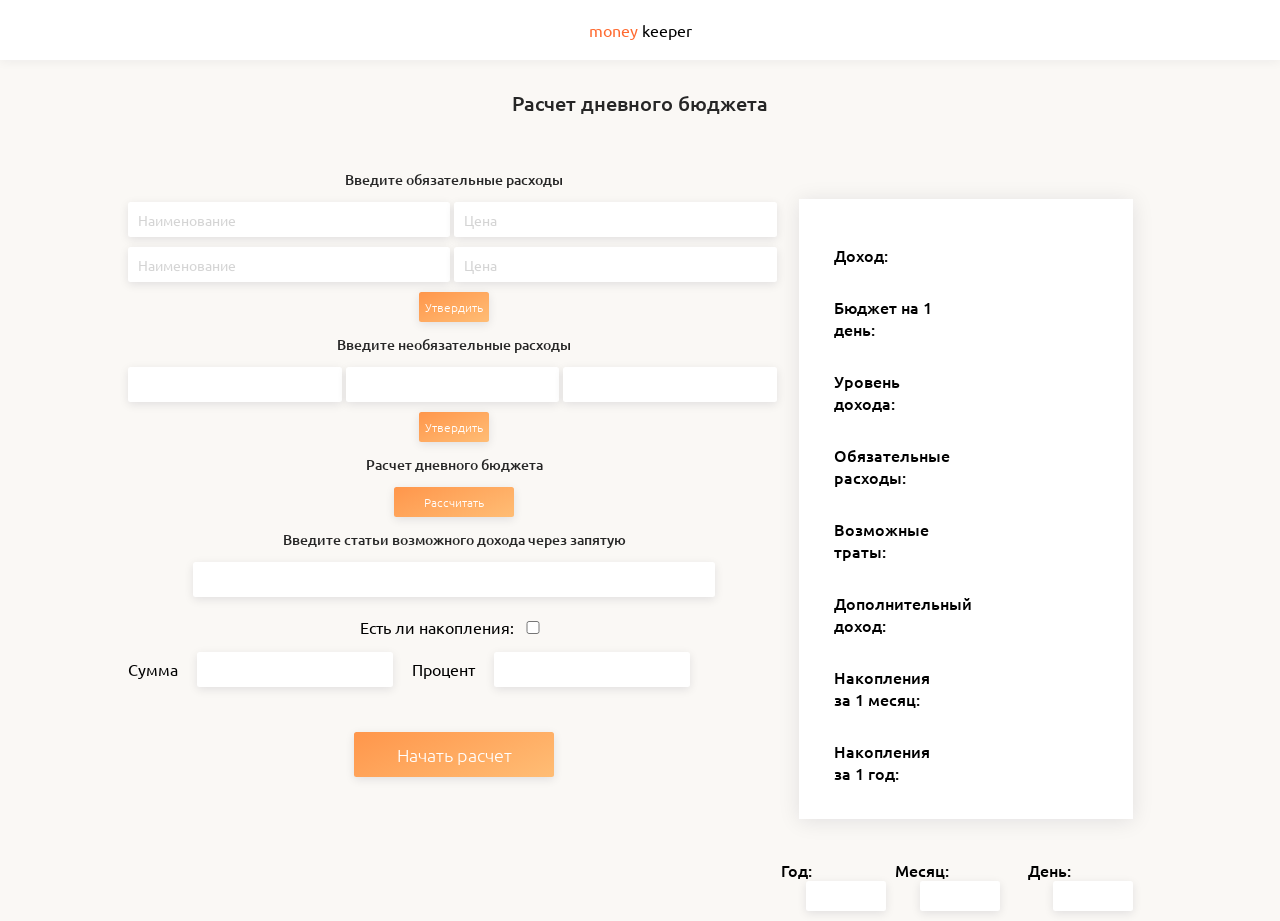
<file: calculator/index.html>
<!DOCTYPE html>
<html lang="en">
<head>
    <meta charset="UTF-8">
    <meta name="viewport" content="width=device-width, initial-scale=1.0">
    <meta http-equiv="X-UA-Compatible" content="ie=edge">
    <title>Document</title>
    <link href="https://fonts.googleapis.com/css?family=Ubuntu:300,400,500,700&amp;subset=cyrillic" rel="stylesheet">
    <link rel="stylesheet" href="css/style.css">
</head>
<body>
<div class="app">
    <div class="logo">
        <span>money</span>
        keeper
    </div>
    <div class="title">
        Расчет дневного бюджета
    </div>
    <div class="main">
        <div class="data">
            <div class="choose-expenses">Введите обязательные расходы</div>
            <input class="expenses-item" type="text" id="expenses_1" placeholder="Наименование">
			<input class="expenses-item" type="text" id="expenses_2" placeholder="Цена">
			<input class="expenses-item" type="text" id="expenses_3" placeholder="Наименование">
			<input class="expenses-item" type="text" id="expenses_4" placeholder="Цена">
            <button class="expenses-item-btn">Утвердить</button>
            
            <div class="optionalexpenses">Введите необязательные расходы</div>
			<input class="optionalexpenses-item" type="text" id="optionalexpenses_1">
			<input class="optionalexpenses-item" type="text" id="optionalexpenses_2">
			<input class="optionalexpenses-item" type="text" id="optionalexpenses_3">
            <button class="optionalexpenses-btn">Утвердить</button>
            
            <div class="count-budget">Расчет дневного бюджета</div>
            <button class="count-budget-btn">Рассчитать</button>
            
            <div class="choose-income-label">Введите статьи возможного дохода через запятую</div>
            <input class="choose-income" type="text" id="income">
            
            <div class="checksavings">Есть ли накопления: 
                <input id="savings" type="checkbox" />
            </div>
            <label for="sum">Сумма</label>
			<input class="choose-sum" id="sum" type="text">
			<label for="percent">Процент</label>
            <input class="choose-percent" id="percent" type="text">
            
            <div class="open">
                <button class="start" id="start">Начать расчет</button>
            </div>
        </div>
        <div class="result">
            <div class="result-table">
                <div class="budget">Доход: </div>
                <div class="budget-value"></div>
    
                <div class="daybudget">Бюджет на 1 день: </div>
                <div class="daybudget-value"></div>
    
                <div class="level">Уровень дохода: </div>
                <div class="level-value"></div>
    
                <div class="expenses">Обязательные расходы: </div>
                <div class="expenses-value"></div>
    
                <div class="optionalexpenses">Возможные траты: </div>
                <div class="optionalexpenses-value"></div>
    
                <div class="income">Дополнительный доход: </div>
                <div class="income-value"></div>
    
                <div class="monthsavings">Накопления за 1 месяц:</div>
                <div class="monthsavings-value"></div>
    
                <div class="yearsavings">Накопления за 1 год:</div>
                <div class="yearsavings-value"></div>
            </div>
            <div class="time-data">
                <div class="year">
                    Год:
                    <input class="year-value" type="text" readonly>
                </div>
                <div class="month">
                    Месяц:
                    <input class="month-value" type="text" readonly>
                </div>
                <div class="day">
                    День:
                    <input class="day-value" type="text" readonly>
                </div>
            </div>
        </div>
    </div>
</div>
    <script src="js/main.js"></script>
</body>
</html>
</file>
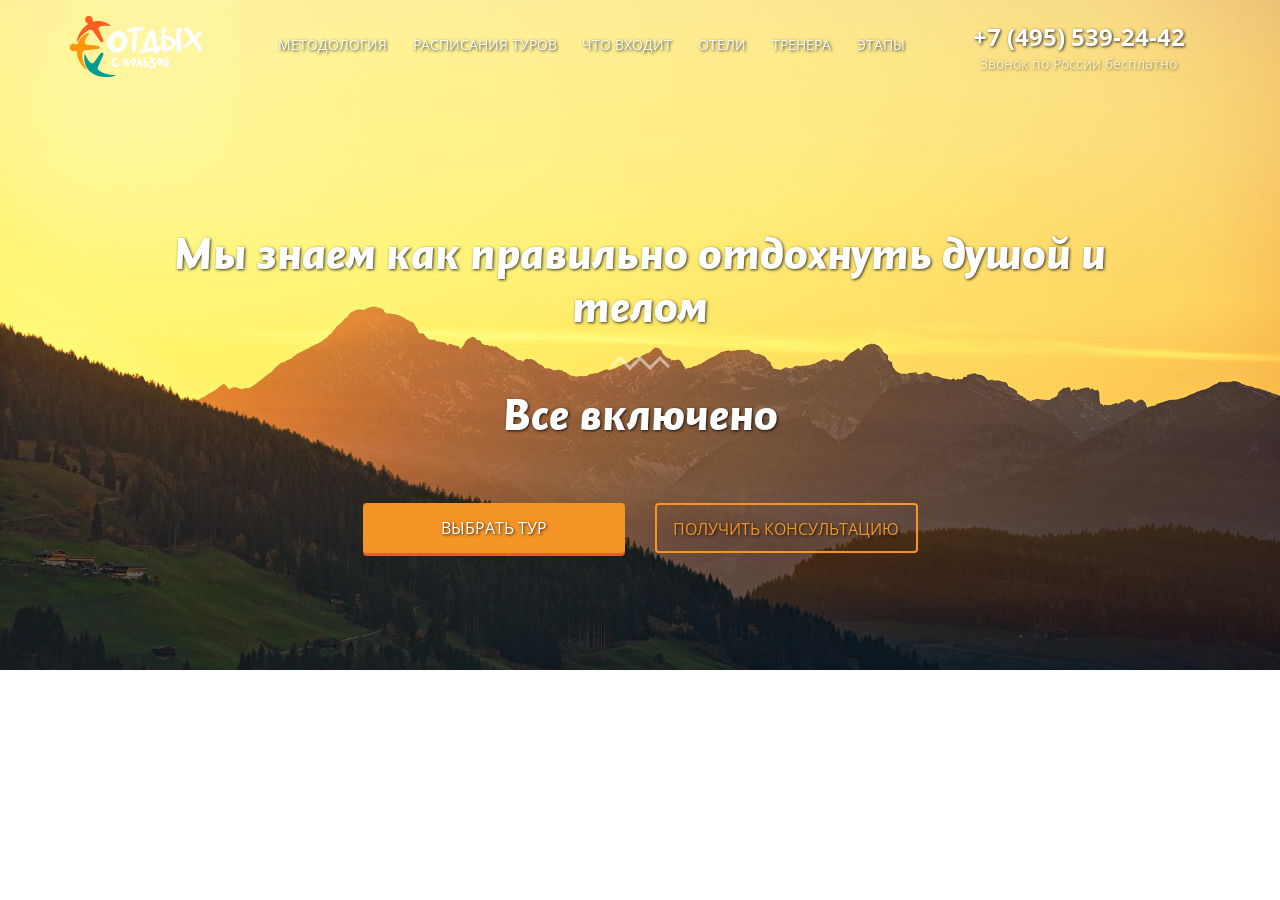
<file: Homework/index.html>
<!DOCTYPE html>
<html lang="en">
<head>
	<meta charset="UTF-8">
  <meta charset="utf-8">
  <meta http-equiv="X-UA-Compatible" content="IE=edge">
  <meta name="viewport" content="width=device-width, initial-scale=1">
	<title>Tour</title>
</head>
<body>
	
	<!-- Modals -->
<div class="modal">      
        <button type="button" class="close" data-dismiss="modal" aria-label="Close"><span aria-hidden="true">&times;</span></button>
        <div class="modal_contact">
          <h3>Заполните форму и мы свяжемся с вами</h3>
          <div class="form">
              <form action="#" class="form-inline contactform_select">
                <div class="input-group">
                  <div class="input-group-addon"><i class="fa fa-user " aria-hidden="true"></i>
                  </div>
                  <input class="contactform_name form-control" type="text" placeholder="Ваше имя" required minlength="2" name="name">
                </div>            
                <div class="input-group">
                  <div class="input-group-addon contactform_phone"><i class="fa fa-phone" aria-hidden="true"></i></div>
                  <input class="contactform_phone form-control" type="text" placeholder="Телефон" required name="phone">
                </div>            
                <div class="input-group">
                  <div class="input-group-addon contactform_mail"><i class="fa fa-envelope" aria-hidden="true" ></i>
                  </div>
                  <input class="contactform_mail form-control" type="email" placeholder="E-mail"  required name="mail">
                </div>
                <textarea cols="30" rows="3" placeholder="Сообщение" name="message"></textarea>
                <div class="police center-block">
                    <div class="center-block text-center">
                      <input class="checkbox" type="checkbox" required>
                      <p class="text-center">Я согласен с политикой конфидециальности</p>
                    </div>
                </div>
                <button type="submit">отправить</button>
              </form>
          </div>
        </div>
</div>

<div class="thanks">
  <p>Спасибо за обращение!<br>Мы свяжемся с Вами в скором времени.</p>
  <button class="back">Вернуться на сайт</button>
</div>
<div class="overlay">
</div>
    <!-- content --> 
    <div class="main">
      <div class="main_mobmenu">
                  <i class="fa fa-bars main_mobmenu_triger " aria-hidden="true"></i>
      </div>
      <div class="main_mobmenu_field">
        <div class="main_mobmenu_field_list">
          <ul>
            <li><a href="#about">методология</a></li>
            <li><a href="#sheldure">расписания туров</a></li>
            <li><a href="#include">что входит</a></li>
          </ul>
        </div>
        <div class="main_mobmenu_field_list">
          <ul>
            <li><a href="#hotels">отели</a></li>
            <li><a href="#personal">тренера</a></li>
            <li><a href="#steps">этапы</a></li>
          </ul>
        </div>
      </div>

      <div class="container">
        <a id="up"></a>
        <div class="row">




          <div class="col-sm-2 col-sm-offset-0 col-xs-4 col-xs-offset-1 main_logo ">
            <img src="icons/main-logo.png" alt="logo">
          </div>
          <div class="col-sm-7 main_nav">
            <nav>
              <ul>
                <li><a href="#about">методология</a></li>
                <li><a href="#sheldure">расписания туров</a></li>
                <li><a href="#include">что входит</a></li>
                <li><a href="#hotels">отели</a></li>
                <li><a href="#personal">тренера</a></li>
                <li><a href="#steps">этапы</a></li>
              </ul>
            </nav>
          </div>
          <div class="col-sm-3 col-sm-offset-0 col-xs-5 col-xs-offset-2 main_tel text-center">
            <p class="main_tel_phone"><span>+7 (495) 539-24-42</span></p>
            <p class="main_tel_title">Звонок по России бесплатно</p>
          </div>
        </div>
        <h1 class="main_title text-center">Мы знаем как правильно отдохнуть душой и телом</h1>
        <img src="icons/wawe.png" class="main_wawe center-block" alt="wawe">
        <h2 class="text-center wow pulse" data-wow-duration="2s" data-wow-iteration="2">Все включено</h2>
        <div class="row">
          <div class="col-sm-offset-3 col-sm-3">
            <a href="#tour"><div class="main_btna text-center">выбрать тур</div></a>
          </div>
          <div class="col-sm-3">
            <div class="main_btn text-center contact" ><span>получить</span> консультацию</div>
          </div>
        </div>
          <div class="text-center main_down">
            <i class="fa fa-angle-down fa-3x" aria-hidden="true"></i>
          </div>
      </div>
    </div>

    <link rel="stylesheet" href="css/bootstrap.min.css">
    <link rel="stylesheet" href="css/animate.css">
    <link href="https://fonts.googleapis.com/css?family=Open+Sans:400,700&amp;subset=cyrillic" rel="stylesheet">
    <link rel="stylesheet" href="css/style.css">
    <script src="https://cdnjs.cloudflare.com/ajax/libs/jquery/3.6.0/jquery.min.js"></script>
    <script src="script.js"></script>
</body>
</html>
</file>
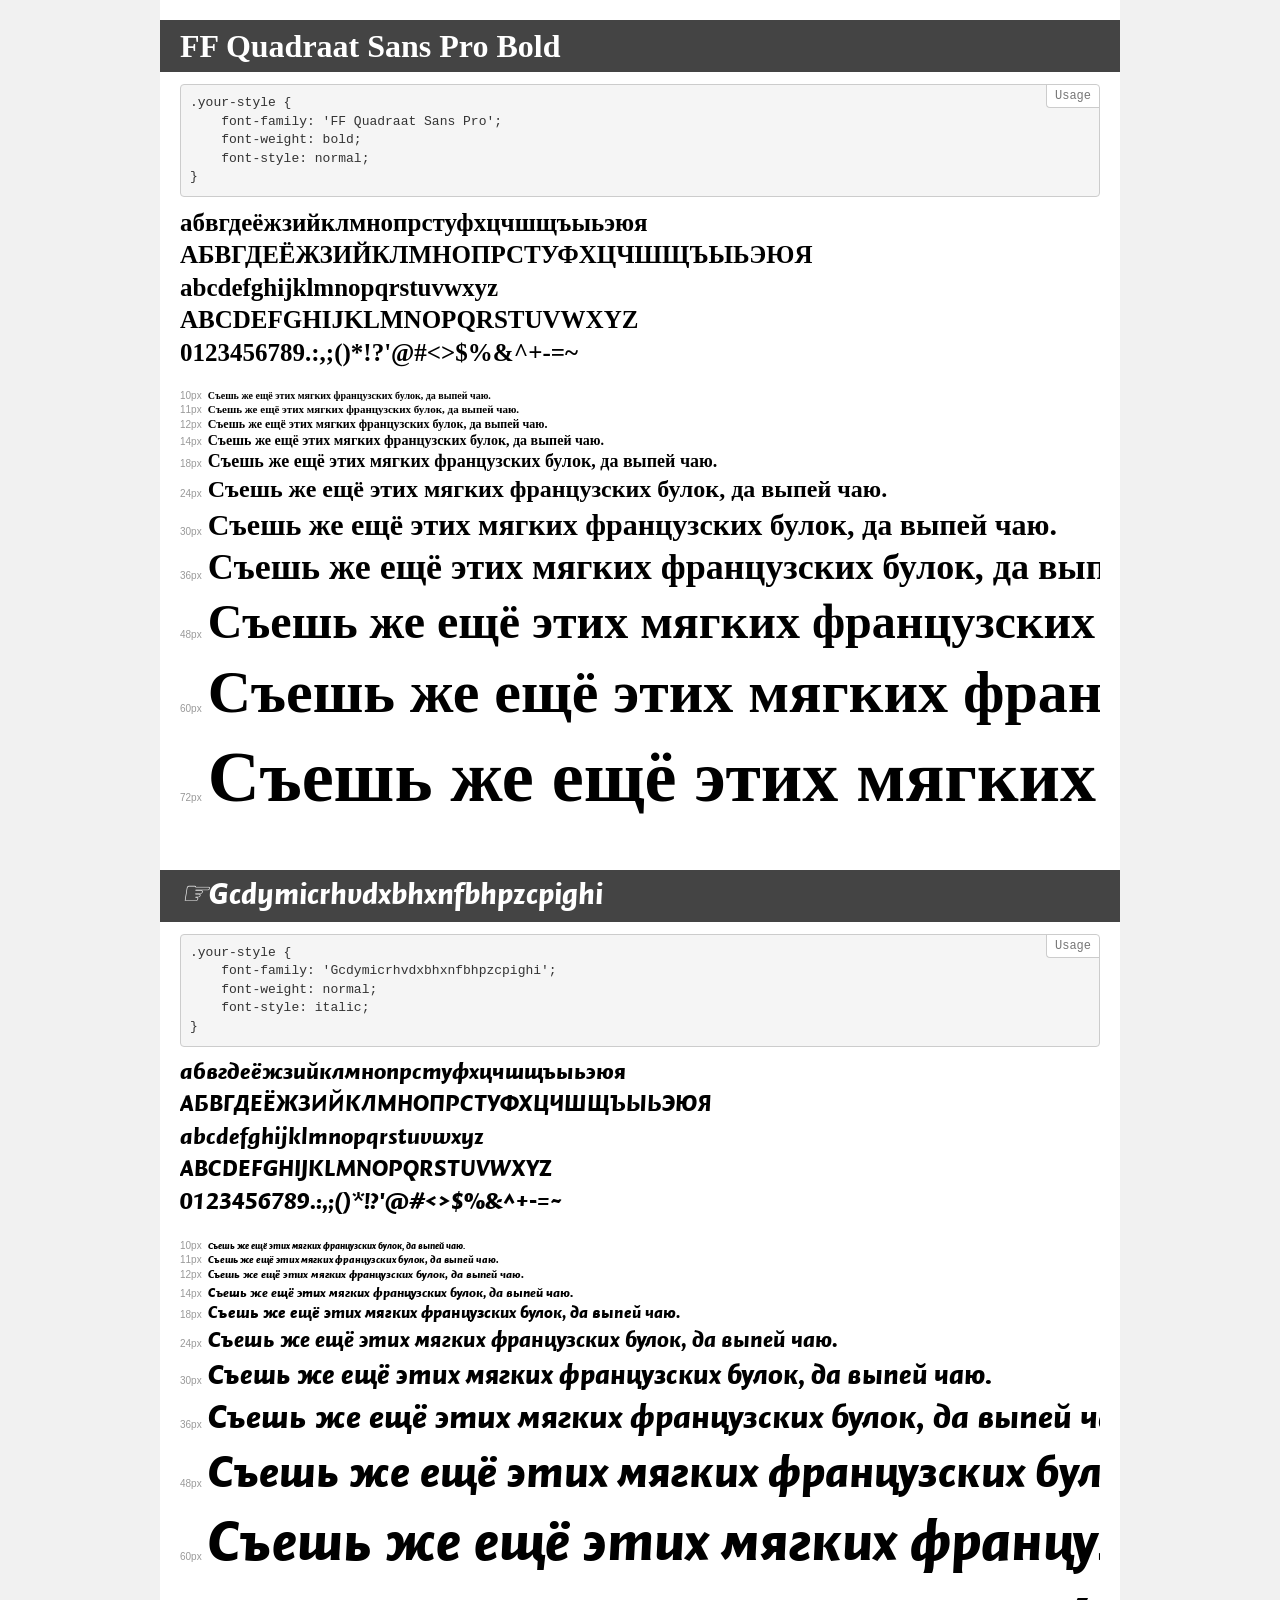
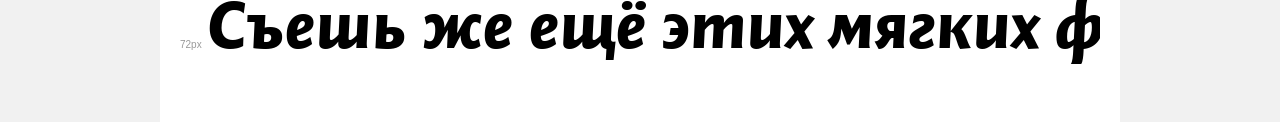
<file: Homework/fonts/demo.html>
<!DOCTYPE html>
<html>
<head>
    <meta charset="utf-8">
    <meta http-equiv="X-UA-Compatible" content="IE=edge">
    <meta name="viewport" content="width=device-width, initial-scale=1">
    <meta name="robots" content="noindex, noarchive">
    <title>Transfonter demo</title>
    <link href="stylesheet.css" rel="stylesheet">
    <style>
        /*
        http://meyerweb.com/eric/tools/css/reset/
        v2.0 | 20110126
        License: none (public domain)
        */
        html, body, div, span, applet, object, iframe,
        h1, h2, h3, h4, h5, h6, p, blockquote, pre,
        a, abbr, acronym, address, big, cite, code,
        del, dfn, em, img, ins, kbd, q, s, samp,
        small, strike, strong, sub, sup, tt, var,
        b, u, i, center,
        dl, dt, dd, ol, ul, li,
        fieldset, form, label, legend,
        table, caption, tbody, tfoot, thead, tr, th, td,
        article, aside, canvas, details, embed,
        figure, figcaption, footer, header, hgroup,
        menu, nav, output, ruby, section, summary,
        time, mark, audio, video {
            margin: 0;
            padding: 0;
            border: 0;
            font-size: 100%;
            font: inherit;
            vertical-align: baseline;
        }
        /* HTML5 display-role reset for older browsers */
        article, aside, details, figcaption, figure,
        footer, header, hgroup, menu, nav, section {
            display: block;
        }
        body {
            line-height: 1;
        }
        ol, ul {
            list-style: none;
        }
        blockquote, q {
            quotes: none;
        }
        blockquote:before, blockquote:after,
        q:before, q:after {
            content: '';
            content: none;
        }
        table {
            border-collapse: collapse;
            border-spacing: 0;
        }
        /* common styles */
        body {
            background: #f1f1f1;
            color: #000;
        }
        .page {
            background: #fff;
            width: 920px;
            margin: 0 auto;
            padding: 20px 20px 0 20px;
            overflow: hidden;
        }
        .font-container {
            overflow-x: auto;
            overflow-y: hidden;
            margin-bottom: 40px;
            line-height: 1.3;
            white-space: nowrap;
            padding-bottom: 5px;
        }
        h1 {
            position: relative;
            background: #444;
            font-size: 32px;
            color: #fff;
            padding: 10px 20px;
            margin: 0 -20px 12px -20px;
        }
        .letters {
            font-size: 25px;
            margin-bottom: 20px;
        }
        .s10:before {
            content: '10px';
        }
        .s11:before {
            content: '11px';
        }
        .s12:before {
            content: '12px';
        }
        .s14:before {
            content: '14px';
        }
        .s18:before {
            content: '18px';
        }
        .s24:before {
            content: '24px';
        }
        .s30:before {
            content: '30px';
        }
        .s36:before {
            content: '36px';
        }
        .s48:before {
            content: '48px';
        }
        .s60:before {
            content: '60px';
        }
        .s72:before {
            content: '72px';
        }
        .s10:before, .s11:before, .s12:before, .s14:before,
        .s18:before, .s24:before, .s30:before, .s36:before,
        .s48:before, .s60:before, .s72:before {
            font-family: Arial, sans-serif;
            font-size: 10px;
            font-weight: normal;
            font-style: normal;
            color: #999;
            padding-right: 6px;
        }
        pre {
            display: block;
            position: relative;
            padding: 9px;
            margin: 0 0 10px;
            font-family: Monaco, Menlo, Consolas, "Courier New", monospace !important;
            font-size: 13px;
            line-height: 1.428571429;
            color: #333;
            font-weight: normal !important;
            font-style: normal !important;
            background-color: #f5f5f5;
            border: 1px solid #ccc;
            overflow-x: auto;
            border-radius: 4px;
        }
        pre:after {
            display: block;
            position: absolute;
            right: 0;
            top: 0;
            content: 'Usage';
            line-height: 1;
            padding: 5px 8px;
            font-size: 12px;
            color: #767676;
            background-color: #fff;
            border: 1px solid #ccc;
            border-right: none;
            border-top: none;
            border-radius: 0 4px 0 4px;
            z-index: 10;
        }
        /* responsive */
        @media (max-width: 959px) {
            .page {
                width: auto;
                margin: 0;
            }
        }
    </style>
</head>
<body>
<div class="page">
    <div class="demo" style="font-family: 'FF Quadraat Sans Pro'; font-weight: bold; font-style: normal;">
        <h1>FF Quadraat Sans Pro Bold</h1>
        <pre>.your-style {
    font-family: 'FF Quadraat Sans Pro';
    font-weight: bold;
    font-style: normal;
}</pre>
        <div class="font-container">
            <p class="letters">
                абвгдеёжзийклмнопрстуфхцчшщъыьэюя<br>
АБВГДЕЁЖЗИЙКЛМНОПРСТУФХЦЧШЩЪЫЬЭЮЯ<br>
abcdefghijklmnopqrstuvwxyz<br>
ABCDEFGHIJKLMNOPQRSTUVWXYZ<br>
                0123456789.:,;()*!?'@#<>$%&^+-=~
            </p>
            <p class="s10" style="font-size: 10px;">Съешь же ещё этих мягких французских булок, да выпей чаю.</p>
            <p class="s11" style="font-size: 11px;">Съешь же ещё этих мягких французских булок, да выпей чаю.</p>
            <p class="s12" style="font-size: 12px;">Съешь же ещё этих мягких французских булок, да выпей чаю.</p>
            <p class="s14" style="font-size: 14px;">Съешь же ещё этих мягких французских булок, да выпей чаю.</p>
            <p class="s18" style="font-size: 18px;">Съешь же ещё этих мягких французских булок, да выпей чаю.</p>
            <p class="s24" style="font-size: 24px;">Съешь же ещё этих мягких французских булок, да выпей чаю.</p>
            <p class="s30" style="font-size: 30px;">Съешь же ещё этих мягких французских булок, да выпей чаю.</p>
            <p class="s36" style="font-size: 36px;">Съешь же ещё этих мягких французских булок, да выпей чаю.</p>
            <p class="s48" style="font-size: 48px;">Съешь же ещё этих мягких французских булок, да выпей чаю.</p>
            <p class="s60" style="font-size: 60px;">Съешь же ещё этих мягких французских булок, да выпей чаю.</p>
            <p class="s72" style="font-size: 72px;">Съешь же ещё этих мягких французских булок, да выпей чаю.</p>
        </div>
    </div>
    <div class="demo" style="font-family: 'Gcdymicrhvdxbhxnfbhpzcpighi'; font-weight: normal; font-style: italic;">
        <h1>☞Gcdymicrhvdxbhxnfbhpzcpighi</h1>
        <pre>.your-style {
    font-family: 'Gcdymicrhvdxbhxnfbhpzcpighi';
    font-weight: normal;
    font-style: italic;
}</pre>
        <div class="font-container">
            <p class="letters">
                абвгдеёжзийклмнопрстуфхцчшщъыьэюя<br>
АБВГДЕЁЖЗИЙКЛМНОПРСТУФХЦЧШЩЪЫЬЭЮЯ<br>
abcdefghijklmnopqrstuvwxyz<br>
ABCDEFGHIJKLMNOPQRSTUVWXYZ<br>
                0123456789.:,;()*!?'@#<>$%&^+-=~
            </p>
            <p class="s10" style="font-size: 10px;">Съешь же ещё этих мягких французских булок, да выпей чаю.</p>
            <p class="s11" style="font-size: 11px;">Съешь же ещё этих мягких французских булок, да выпей чаю.</p>
            <p class="s12" style="font-size: 12px;">Съешь же ещё этих мягких французских булок, да выпей чаю.</p>
            <p class="s14" style="font-size: 14px;">Съешь же ещё этих мягких французских булок, да выпей чаю.</p>
            <p class="s18" style="font-size: 18px;">Съешь же ещё этих мягких французских булок, да выпей чаю.</p>
            <p class="s24" style="font-size: 24px;">Съешь же ещё этих мягких французских булок, да выпей чаю.</p>
            <p class="s30" style="font-size: 30px;">Съешь же ещё этих мягких французских булок, да выпей чаю.</p>
            <p class="s36" style="font-size: 36px;">Съешь же ещё этих мягких французских булок, да выпей чаю.</p>
            <p class="s48" style="font-size: 48px;">Съешь же ещё этих мягких французских булок, да выпей чаю.</p>
            <p class="s60" style="font-size: 60px;">Съешь же ещё этих мягких французских булок, да выпей чаю.</p>
            <p class="s72" style="font-size: 72px;">Съешь же ещё этих мягких французских булок, да выпей чаю.</p>
        </div>
    </div>
</div>
</body>
</html>
</file>
<file: calculator/css/style.css>
* {
  -webkit-box-sizing: border-box;
          box-sizing: border-box;
  margin: 0;
  padding: 0;
  font-family: 'Ubuntu';
  outline: none;
}

a {
  text-decoration: none;
}

a:visited {
  text-decoration: none;
}

a:hover {
  text-decoration: none;
}

a:focus {
  text-decoration: none;
}

a:active {
  text-decoration: none;
}

.app {
  background-color: #faf8f5;
  min-height: 800px;
}

.logo {
  width: 100%;
  height: 60px;
  line-height: 60px;
  background-color: #ffffff;
  -webkit-box-shadow: 0px 1.5px 10px 0 rgba(1, 0, 42, 0.05);
          box-shadow: 0px 1.5px 10px 0 rgba(1, 0, 42, 0.05);
  text-align: center;
}

.logo span {
  color: #ff6a30;
}

.title {
  width: 100%;
  margin-top: 30px;
  font-weight: 500;
  font-size: 20px;
  color: #262626;
  text-align: center;
}

.main {
  display: -webkit-box;
  display: -ms-flexbox;
  display: flex;
  margin: 0% 10%;
  padding-top: 40px;
}

.data .choose-expenses, .data .optionalexpenses, .data .count-budget, .data .choose-income-label {
  margin: 13px 0px;
  font-weight: 500;
  font-size: 14px;
  color: #262626;
  text-align: center;
}

.data .expenses-item, .data .optionalexpenses-item, .data .choose-income, .data .choose-sum, .data .choose-percent {
  height: 35px;
  width: calc((100%/2) - 4px);
  border-radius: 2.5px;
  background-color: #ffffff;
  -webkit-box-shadow: 0px 2.5px 10px 0 rgba(1, 0, 42, 0.1);
          box-shadow: 0px 2.5px 10px 0 rgba(1, 0, 42, 0.1);
  border: none;
  padding-left: 10px;
  margin-bottom: 10px;
  font-size: 14px;
  color: #a7a7a7;
}

.data .expenses-item::-webkit-input-placeholder, .data .optionalexpenses-item::-webkit-input-placeholder, .data .choose-income::-webkit-input-placeholder, .data .choose-sum::-webkit-input-placeholder, .data .choose-percent::-webkit-input-placeholder {
  opacity: .3;
}

.data .expenses-item:-ms-input-placeholder, .data .optionalexpenses-item:-ms-input-placeholder, .data .choose-income:-ms-input-placeholder, .data .choose-sum:-ms-input-placeholder, .data .choose-percent:-ms-input-placeholder {
  opacity: .3;
}

.data .expenses-item::-ms-input-placeholder, .data .optionalexpenses-item::-ms-input-placeholder, .data .choose-income::-ms-input-placeholder, .data .choose-sum::-ms-input-placeholder, .data .choose-percent::-ms-input-placeholder {
  opacity: .3;
}

.data .expenses-item::placeholder, .data .optionalexpenses-item::placeholder, .data .choose-income::placeholder, .data .choose-sum::placeholder, .data .choose-percent::placeholder {
  opacity: .3;
}

.data .expenses-item-btn, .data .optionalexpenses-btn, .data .count-budget-btn {
  width: 70px;
  height: 30px;
  display: block;
  margin: 0 auto;
  border: none;
  border-radius: 2.5px;
  background-image: linear-gradient(336deg, #ffbd75, #ff964b), linear-gradient(#ffffff, #ffffff);
  -webkit-box-shadow: 0px 2.5px 10px 0 rgba(1, 0, 42, 0.1);
          box-shadow: 0px 2.5px 10px 0 rgba(1, 0, 42, 0.1);
  color: #fff;
  font-weight: 100;
  font-size: 12px;
  cursor: pointer;
}

.data .optionalexpenses-item {
  width: calc((100%/3) - 4px);
}

.data .count-budget-btn {
  width: 120px;
}

.data .choose-income {
  display: block;
  width: 80%;
  margin: 0 auto;
}

.data .checksavings {
  margin: 0 auto;
  margin-top: 20px;
  text-align: center;
}

.data .checksavings input {
  width: 30px;
}

.data .choose-sum, .data .choose-percent {
  width: 30%;
  margin: 15px;
}

.data .start {
  width: 70px;
  height: 30px;
  display: block;
  margin: 0 auto;
  border: none;
  border-radius: 2.5px;
  background-image: linear-gradient(336deg, #ffbd75, #ff964b), linear-gradient(#ffffff, #ffffff);
  -webkit-box-shadow: 0px 2.5px 10px 0 rgba(1, 0, 42, 0.1);
          box-shadow: 0px 2.5px 10px 0 rgba(1, 0, 42, 0.1);
  color: #fff;
  font-weight: 100;
  font-size: 12px;
  cursor: pointer;
  width: 200px;
  height: 45px;
  margin-top: 30px;
  font-size: 18px;
  font-weight: 100;
}

.result {
  width: 50%;
}

.result-table {
  display: -webkit-box;
  display: -ms-flexbox;
  display: flex;
  -ms-flex-wrap: wrap;
      flex-wrap: wrap;
  -webkit-box-pack: justify;
      -ms-flex-pack: justify;
          justify-content: space-between;
  width: 90%;
  min-height: 400px;
  margin: 0 auto;
  margin-top: 42px;
  padding: 25px;
  background-color: #fff;
  -webkit-box-shadow: 0px 1.5px 20px 0 rgba(1, 0, 42, 0.1);
          box-shadow: 0px 1.5px 20px 0 rgba(1, 0, 42, 0.1);
}

.result-table .budget, .result-table .budget-value, .result-table .daybudget, .result-table .daybudget-value, .result-table .level, .result-table .level-value, .result-table .expenses, .result-table .expenses-value, .result-table .optionalexpenses, .result-table .optionalexpenses-value, .result-table .income, .result-table .income-value, .result-table .monthsavings, .result-table .monthsavings-value, .result-table .yearsavings, .result-table .yearsavings-value {
  width: 48%;
  margin-top: 10px;
  min-height: 40px;
  padding: 10px;
  font-weight: 500;
}

.result-table .budget-value, .result-table .daybudget-value, .result-table .level-value, .result-table .expenses-value, .result-table .optionalexpenses-value, .result-table .income-value, .result-table .monthsavings-value, .result-table .yearsavings-value {
  color: #61a654;
  word-break: break-word;
}

.result .time-data {
  width: 100%;
  margin: 0 auto;
  display: -webkit-box;
  display: -ms-flexbox;
  display: flex;
  -ms-flex-pack: distribute;
      justify-content: space-around;
  margin-top: 40px;
}

.result .time-data .year, .result .time-data .month, .result .time-data .day {
  font-size: 16px;
  font-weight: 500;
}

.result .time-data .year-value, .result .time-data .month-value, .result .time-data .day-value {
  height: 35px;
  width: calc((100%/2) - 4px);
  border-radius: 2.5px;
  background-color: #ffffff;
  -webkit-box-shadow: 0px 2.5px 10px 0 rgba(1, 0, 42, 0.1);
          box-shadow: 0px 2.5px 10px 0 rgba(1, 0, 42, 0.1);
  border: none;
  padding-left: 10px;
  margin-bottom: 10px;
  font-size: 14px;
  color: #a7a7a7;
  width: 80px;
  height: 30px;
  margin-left: 25px;
}
</file>
<file: Homework/css/style.css>
@font-face{font-family:'Header';src:url('../fonts/Gcdymicrhvdxbhxnfbhpzcpighi.eot');src:url('../fonts/Gcdymicrhvdxbhxnfbhpzcpighi.eot?#iefix') format('embedded-opentype'),url('../fonts/Gcdymicrhvdxbhxnfbhpzcpighi.woff2') format('woff2'),url('../fonts/Gcdymicrhvdxbhxnfbhpzcpighi.woff') format('woff'),url('../fonts/Gcdymicrhvdxbhxnfbhpzcpighi.ttf') format('truetype'),url('../fonts/Gcdymicrhvdxbhxnfbhpzcpighi.svg#Gcdymicrhvdxbhxnfbhpzcpighi') format('svg');font-weight:normal;font-style:italic}body{font-family:'Open Sans',sans-serif}body h1,body h2{font-family:"Header"}.bold{font-weight:700}@-webkit-keyframes up{from{margin-top:5rem}33%{margin-top:3rem}66%{margin-top:8rem}to{margin-top:5rem}}@keyframes up{from{margin-top:5rem}33%{margin-top:3rem}66%{margin-top:8rem}to{margin-top:5rem}}html{font-size:10px}body{margin:0;padding:0}a{color:inherit;text-decoration:none}a:visited{text-decoration:none;color:inherit}a:hover{text-decoration:none;color:inherit}a:focus{text-decoration:none;color:inherit}a:active{text-decoration:none;color:inherit}.main{width:100%;height:67rem;background:url(../img/main-bg.jpg) center center no-repeat;background-size:cover;padding-top:1rem;text-shadow:1px 1px 3px rgba(0,0,0,0.8)}.main_mobmenu{display:none}.main_mobmenu_field{display:none}.main_logo{height:7rem;line-height:7rem}.main_nav{height:7rem;line-height:7rem}.main_nav nav>ul{list-style-type:none;display:-webkit-box;display:-webkit-flex;display:-ms-flexbox;display:flex;-webkit-justify-content:space-around;-ms-flex-pack:distribute;justify-content:space-around;-webkit-box-align:center;-webkit-align-items:center;-ms-flex-align:center;align-items:center;padding:0;margin:0}.main_nav nav>ul li{text-transform:uppercase;color:#fff;font-size:1.4rem}.main_nav nav>ul li a{padding:.5rem}.main_nav nav>ul li a:hover{background-color:#000;border-radius:5px}.main_tel_phone{font-weight:700;font-size:2.4rem;margin:0;padding-top:1rem;color:#fff}.main_tel_phone span{display:block}.main_tel_title{margin:0;color:#fff;opacity:.6}.main_title{margin-top:15rem;padding:0 5% 0 5%;color:#fff;font-size:4.8rem}.main_wawe{margin-top:2rem}.main h2{margin-top:2rem;padding:0 10% 0 10%;color:#fff;font-size:4.8rem}.main_btna{margin-top:5rem;width:100%;height:5rem;line-height:5rem;border-radius:4px;background-color:#f49526;text-transform:uppercase;font-size:1.6rem;color:#fff;cursor:pointer;box-shadow:0 3px 0 0 #e75f28}.main_btna:hover{box-shadow:0 0 5px #fff}.main_btn{margin-top:5rem;width:100%;height:5rem;line-height:4.9rem;border:2px solid #f49526;border-radius:4px;background-color:none;text-transform:uppercase;font-size:1.6rem;color:#f49526;cursor:pointer}.main_btn:hover{box-shadow:0 0 5px #f49526}.main_down{color:#fff}.main_down i{margin-top:5rem;opacity:.6;-webkit-animation:up 2s infinite linear;animation:up 2s infinite linear}.rest{padding-top:8rem;text-shadow:none}.rest_title_1,.rest_title_2,.rest_title_3{height:5rem;color:#f49526;font-size:4rem;line-height:4.9rem;font-family:"Header"}.rest_title_2 img{width:100%}.rest_mobile{display:none}.rest_descr{margin-top:5rem}.rest_descr p{font-size:3.2rem;color:#abb7b7;line-height:3.4rem}.rest_descr p span{font-size:1.6rem}.rest_result{margin-top:5rem}.rest_result_img{padding-top:1.2rem;float:left;height:15rem;width:10rem}.rest_result_list{padding-top:.8rem}.rest_result_list ul{list-style-image:url(../icons/oks.png);font-size:1.6rem}.rest_result_list ul li{line-height:2.4rem;font-weight:700}.rest_bg{margin-top:1rem;padding-top:2rem;background-color:#f5f5f5}.rest .blue{color:#1d9c91}.rest_prev{height:30rem;margin-top:6rem}.rest_prev_img{height:15rem;width:100%}.rest_prev_img_1{background:url(../img/preview_1.png) center center no-repeat}.rest_prev_img_2{background:url(../img/preview_2.png) center center no-repeat}.rest_prev_img_3{background:url(../img/preview_3.png) center center no-repeat}.rest_prev p{height:8rem;margin-top:3rem;font-size:1.6rem}.tour{padding-top:3rem}.tour h1{font-size:4.8rem;font-weight:700;text-align:center}.tour_big{height:50rem;margin-top:4rem;background:url(../img/points_1.jpg) center center no-repeat;background-size:cover}.tour_big_1{background:url(../img/points_6.jpg) center center no-repeat;background-size:cover}.tour_big_price{width:50%;height:8rem;float:left;position:absolute;bottom:0;padding-left:1rem;color:#fff}.tour_big_price h3{font-size:3rem;margin:0}.tour_big_price p{margin:0;font-size:3.2rem;font-weight:700}.tour_big_date{width:50%;height:8rem;right:3rem;position:absolute;bottom:0;padding-left:2rem;color:#fff;text-align:right;padding-top:1rem}.tour_big_date p{font-size:1.4rem}.tour_big_date_btn{width:11rem;height:3rem;border-radius:4px;background-color:#1d9c91;position:absolute;right:0;text-align:center;line-height:2.8rem;cursor:pointer;-webkit-transition:all .2s;transition:all .2s}.tour_big_date_btn:hover{-webkit-transform:scale(1.05);-ms-transform:scale(1.05);transform:scale(1.05)}.tour_small{height:100%;margin-top:4rem}.tour_small .smallr{right:1.5rem}.tour_small_item{width:100%;height:50%;position:relative}.tour_small_item_1{height:24rem;background:url(../img/points_2.jpg) no-repeat;background-size:cover}.tour_small_item_2{height:24rem;margin-top:2rem;background:url(../img/points_3.jpg) no-repeat;background-size:cover}.tour_small_item_3{height:24rem;background:url(../img/points_4.jpg) no-repeat;background-size:cover}.tour_small_item_4{height:24rem;margin-top:2rem;background:url(../img/points_5.jpg) no-repeat;background-size:cover}.tour_btns_sheldure{width:24rem;height:5rem;position:relative;margin:auto;margin-top:4rem;background-color:#f49526;border-radius:4px;text-transform:uppercase;font-size:1.5rem;text-align:center;padding-left:3rem;line-height:5rem;cursor:pointer}.tour_btns_sheldure:hover{box-shadow:0 0 15px #f49526}.tour_btns_sheldure i{position:absolute;left:2rem;top:1.3rem;font-size:2.8rem}.tour_btns_photo{width:24rem;height:5rem;position:relative;margin:auto;margin-top:2rem;margin-bottom:2rem;background-color:#1d9c91;border-radius:4px;text-transform:uppercase;font-size:1.5rem;text-align:center;padding-left:3rem;line-height:5rem;cursor:pointer}.tour_btns_photo:hover{box-shadow:0 0 15px #1d9c91}.tour_btns_photo i{position:absolute;left:5rem;top:1.3rem;font-size:2.8rem}.services{background-size:cover;height:100rem}.services h1{margin-top:30rem;font-weight:700;color:#fff;font-size:5rem;text-shadow:1px 1px 3px rgba(0,0,0,0.8)}.services_layout{width:100%;height:45rem;margin-top:5rem;background-color:rgba(0,0,0,0.7)}.services_layout ul{margin-top:7rem;font-size:2rem;list-style-type:none;color:#fff}.services_layout ul li{margin-bottom:.3rem;line-height:3rem}.services_layout ul i{color:#fae331;margin-right:.5rem}.hotels h1{margin-top:7rem;font-weight:700;font-size:4.5rem}.hotels_item{margin-top:10rem;margin-right:5rem;margin-left:5rem}.hotels_item img{width:37rem;height:30rem;margin:auto;box-shadow:4px 4px 8px rgba(0,0,0,0.5)}.hotels_item h3{font-weight:700}.hotels_item p{font-size:1.7rem}.hotels_item .highlight{color:#f49526;font-size:2rem;text-shadow:1px 1px 3px #f49526}.hotels .slick-slide{outline:none}.hotels .slick-slide:focus{outline:none}.hotels .prev{position:absolute;top:50%;z-index:49;width:4rem;height:4rem;border:0;border-radius:100%;left:0;-webkit-transform:translateY(-50%);-ms-transform:translateY(-50%);transform:translateY(-50%);background:#1d9c91;color:#fff;font-size:1rem;opacity:.6;box-shadow:2px 2px 5px rgba(0,0,0,0.5)}.hotels .prev:focus{outline:none}.hotels .next{position:absolute;top:50%;z-index:49;width:4rem;height:4rem;border:0;border-radius:100%;right:0;-webkit-transform:translateY(-50%);-ms-transform:translateY(-50%);transform:translateY(-50%);background:#1d9c91;color:#fff;font-size:1rem;opacity:.6;box-shadow:2px 2px 5px rgba(0,0,0,0.5)}.hotels .next:focus{outline:none}.result .slick-slide{outline:none}.result .slick-slide:focus{outline:none}.result h1{margin-top:10rem;font-size:4rem;font-weight:700}.result h3{font-size:1.6rem}.result_item{margin-top:5rem}.result_item_img img{margin:0 auto;height:30rem}.result_item_polygon{height:16rem;width:28rem;background:url(../icons/Polygon.png) center center no-repeat;background-size:100%}.result_item_polygon p{margin-top:0;text-align:center;padding:5rem 2rem 0 3.5rem}.result_item_polygon_name{font-size:2rem;margin:0;margin-top:1rem;font-weight:700}.result_item_polygon_pos{font-size:2rem;margin:0;margin-top:1rem;color:#1d9c91;font-weight:700}.result_item_descr{margin-top:4rem}.result_nav{margin-top:1rem}.result_nav_item{width:70%;margin:auto;display:-webkit-box;display:-webkit-flex;display:-ms-flexbox;display:flex;-webkit-justify-content:space-around;-ms-flex-pack:distribute;justify-content:space-around}.result_nav_item img{width:9rem;height:9rem;border-radius:100%;border:1px solid #1d9c91;margin-right:1rem;cursor:pointer}.steps{background-color:#f5f5f5;padding-bottom:7rem}.steps h1{margin-top:7rem;font-size:4rem;font-weight:700}.steps h3{font-size:1.6rem}.steps p{font-size:1.6rem;text-transform:uppercase;margin-top:1rem}.steps_item{margin-top:5rem}.healthytour{height:70rem;background:url(../img/mountains2_bg.jpg) center center no-repeat;background-size:cover}.healthytour h1{margin-top:5rem;font-size:4rem;font-weight:700}.healthytour p{margin-top:3rem}.contactform h1{margin-top:4rem;margin-bottom:4rem;font-size:4rem;font-weight:700}.contactform .form{width:100%}.contactform i{font-size:2rem}.contactform textarea{width:100%;border:none;box-shadow:none;background-color:rgba(0,0,0,0.08);border-radius:4px;font-size:1.6rem;padding:1rem 2rem 1rem 2rem}.contactform textarea:focus{border:none;box-shadow:none;outline:none}.contactform_police{padding:2rem 3rem 2rem 3rem}.contactform_police .checkbox{width:1.8rem;height:1.8rem;margin-right:.5rem;margin-top:-0.3rem;display:inline}.contactform_police .checkbox:focus{border:none;box-shadow:none;outline:none}.contactform_police p{display:inline;font-size:1.2rem;font-weight:700}.contactform button{width:100%;height:3.8rem;background-color:#f49526;border:none;border-radius:4px;text-transform:uppercase;font-size:1.8rem}.contactform button:hover{box-shadow:0 0 10px #f49526}.contactform button:focus{border:none;box-shadow:none;outline:none}.form-inline .form-control{width:100%;height:3.8rem;display:block;margin-bottom:0;border:none;box-shadow:none;background-color:rgba(0,0,0,0.08);font-size:1.6rem}.form-inline .input-group{width:100%;margin-bottom:2rem}.form-inline .input-group .input-group-addon{width:13%;border:none;box-shadow:none;background-color:rgba(0,0,0,0.2)}.form-inline .select{background-color:rgba(29,156,145,0.8);color:#fff}option{height:5rem}.footer{padding-top:3rem;padding-bottom:2rem;background-color:#363636}.footer p{color:#fff}.footer .flex{display:-webkit-box;display:-webkit-flex;display:-ms-flexbox;display:flex;-webkit-justify-content:space-around;-ms-flex-pack:distribute;justify-content:space-around}.footer_social{display:inline-block;margin-top:1.8rem}.footer_rights{margin-top:3rem}.footer_rights a{color:#f49526}.upbtn{position:fixed;width:7rem;height:100vh;z-index:49;bottom:0;display:none}.upbtn a{display:block;height:100vh}.upbtn a .fa{font-size:5rem;margin-top:90vh;display:block;margin-left:2rem;color:#f49526}.upbtn:hover{background-color:rgba(0,0,0,0.2)}.modal{display:none;position:fixed;margin:5rem 30% 0 30%;width:40%;padding-bottom:3rem;z-index:100;box-shadow:0 0 15px #f49526;border-radius:10px;border:1px solid #f49526;background-color:#fff}.modal_contact{width:80%;margin:auto;margin-top:3rem}.modal_contact h3{text-align:center;margin-bottom:4rem;line-height:3rem}.modal_contact .form-inline .form-control{width:100%;height:3.8rem;display:block;margin-bottom:0;border:none;box-shadow:none;background-color:rgba(0,0,0,0.08);font-size:1.6rem}.modal_contact .form-inline .input-group{width:100%;margin-bottom:1rem}.modal_contact .form-inline .input-group .input-group-addon{width:13%;border:none;box-shadow:none;background-color:rgba(0,0,0,0.2)}.modal_contact .form-inline .select{background-color:rgba(29,156,145,0.8);color:#fff}.modal_contact button{width:100%;height:3.8rem;background-color:#f49526;border:none;border-radius:4px;text-transform:uppercase;font-size:1.8rem}.modal_contact button:hover{box-shadow:0 0 10px #f49526}.modal_contact button:focus{outline:none}.modal_contact textarea{width:100%;border:none;box-shadow:none;background-color:rgba(0,0,0,0.08);border-radius:4px;font-size:1.6rem;padding:1rem 2rem 1rem 2rem}.modal_contact textarea:focus{border:none;box-shadow:none;outline:none}.modal_contact .police{padding:1rem 3rem 1rem 3rem}.modal_contact .police .checkbox{width:1.8rem;height:1.8rem;margin-right:.5rem;margin-top:-0.3rem;display:inline}.modal_contact .police .checkbox:focus{border:none;box-shadow:none;outline:none}.modal_contact .police p{display:inline;font-size:1.2rem;font-weight:700}.thanks{display:none;position:fixed;width:30%;background-color:#fff;margin:5rem 35% 0 35%;z-index:100;padding:3rem 3rem 2rem 3rem;box-shadow:0 0 15px #f49526;border-radius:10px;border:1px solid #f49526}.thanks p{text-align:center;font-size:2rem;font-weight:700}.thanks button{width:60%;height:3.8rem;margin:.5rem 20% 0 20%;background-color:#f49526;border:none;border-radius:4px;text-transform:uppercase;font-size:1.55rem;font-weight:700}.thanks button:hover{box-shadow:0 0 10px #f49526}.thanks button:focus{outline:none}.overlay{display:none;width:100%;height:100%;position:fixed;z-index:50;background-color:rgba(0,0,0,0.7)}.close{margin-right:1rem;margin-top:.2rem;color:#000;opacity:1;font-size:3rem}.close:focus{outline:none}@media (max-width:1199px){.main{height:60rem}.main_nav nav>ul>li{font-size:1.2rem}.main_title{margin-top:9rem;font-size:3.5rem}.main h2{font-size:3.5rem}.main_btn{font-size:1.2rem}.rest{padding-top:5rem}.rest_title_1,.rest_title_2,.rest_title_3{font-size:3.2rem}.rest_descr{margin-top:3rem}.rest_descr p{font-size:2.5rem;color:#abb7b7;line-height:3.4rem}.rest_descr p span{font-size:1.3rem}.rest_result{margin-top:3rem}.rest_result_img{height:20rem}.tour h1{font-size:3.5rem}.services h1{font-size:3.5rem}.hotels h1{font-size:3.5rem}.hotels_item{margin-top:7rem}.hotels_item img{width:27rem;height:22rem}.hotels h3{height:4rem}.hotels .next{-webkit-transform:translateY(-100%);-ms-transform:translateY(-100%);transform:translateY(-100%)}.hotels .prev{-webkit-transform:translateY(-100%);-ms-transform:translateY(-100%);transform:translateY(-100%)}.contactform h1{font-size:3.5rem}.contactform_police{padding:1rem 2rem 1rem 2rem}.contactform_police p{font-size:1rem}.healthytour{height:60rem}.healthytour h1{font-size:3.5rem}.healthytour p{font-size:1.4rem}.footer{padding-top:2rem}.footer_social img{margin-top:2rem}.footer_rights{margin-top:5rem}.thanks p{font-size:1.6rem}.thanks button{font-size:1.2rem;margin-top:2rem}}@media (max-width:991px){.main{height:55rem}.main_logo img{height:5rem}.main_nav nav>ul>li{font-size:.9rem}.main_tel_phone{font-size:1.6rem}.main_tel_title{font-size:1.3rem}.main_title{margin-top:7rem;font-size:3.2rem}.main h2{font-size:3.2rem}.main_btn{font-size:1rem;height:4rem;line-height:3.9rem}.main_btna{font-size:1.5rem;height:4rem;line-height:3.9rem}.rest{padding-top:5rem}.rest_title_1,.rest_title_2,.rest_title_3{font-size:2.3rem}.rest_descr{margin-top:2rem}.rest_descr p{font-size:2rem;color:#abb7b7;line-height:3.4rem}.rest_descr p span{font-size:1.3rem}.rest_result{margin-top:2rem}.rest_result_img{height:22rem;width:9rem}.rest_result_list ul>li{font-size:1.4rem}.rest_prev p{font-size:1.4rem}.tour h1{font-size:3.2rem}.tour_big_price{line-height:4rem;padding-top:1rem}.tour_big_price h3{font-size:2.5rem}.tour_big_price p{font-size:2rem}.services h1{margin-top:25rem;font-size:3.2rem}.services_layout ul{font-size:1.6rem;margin-top:4rem}.hotels h1{font-size:3.2rem}.hotels_item{margin-top:7rem}.hotels_item img{width:100%;height:18rem}.hotels h3{height:4rem;font-size:2rem}.hotels .next{-webkit-transform:translateY(-150%);-ms-transform:translateY(-150%);transform:translateY(-150%);right:2rem}.hotels .prev{-webkit-transform:translateY(-150%);-ms-transform:translateY(-150%);transform:translateY(-150%);left:2rem}.result h1{font-size:3.2rem}.result_item_img{height:24rem}.result_item_img img{width:100%;height:25rem}.result_item_polygon{height:14rem;width:20rem}.result_item_polygon p{margin-top:0;padding:3.5rem 2rem 0 3.5rem;font-size:1.2rem}.result_item_polygon_name{font-size:1.4rem}.result_item_polygon_pos{font-size:1.4rem}.result_item_descr{margin-top:4rem}.result_nav{margin-top:1rem}.result_nav_item img{width:9rem;height:8rem}.steps p{margin-top:2rem}.contactform h1{font-size:3.2rem}.contactform_police{padding:1rem 2rem 1rem 2rem}.contactform_police p{font-size:1rem}.healthytour{height:60rem}.healthytour h1{font-size:3.5rem}.healthytour p{font-size:1.3rem}.footer{padding-top:2rem;padding-bottom:2rem;background-color:#363636}.footer p{color:#fff;font-size:1rem}.footer .flex{display:-webkit-box;display:-webkit-flex;display:-ms-flexbox;display:flex;-webkit-justify-content:space-around;-ms-flex-pack:distribute;justify-content:space-around}.footer_social{display:inline-block}.footer_social a img{margin-top:0;width:3.5rem;height:3.5rem}.footer_rights{margin-top:3rem;text-align:right}.footer_rights a{color:#f49526}.thanks{padding:3rem 1rem 3rem 1rem;width:40%;margin-right:30%;margin-left:30%}.thanks p{font-size:1.6rem}.thanks button{font-size:1.2rem;margin-top:2rem}}@media (max-width:768px){.main{height:55rem;padding-top:3rem}.main_mobmenu{display:block;position:fixed;top:0;height:3rem;width:100%;z-index:999;background-color:rgba(244,149,38,0.9)}.main_mobmenu_triger{text-align:center;text-shadow:1px 1px 3px rgba(0,0,0,0.1);font-size:2rem;width:100%;margin:0 auto;margin-top:.6rem}.main_mobmenu_field{display:block;position:fixed;width:100%;height:15rem;background-color:rgba(244,149,38,0.9);margin-bottom:-3rem;padding-top:2rem;z-index:999;-webkit-transition:.7s;transition:.7s;-webkit-transform:translateY(-20rem);-ms-transform:translateY(-20rem);transform:translateY(-20rem)}.main_mobmenu_field ul{padding-left:2.5rem;text-align:center}.main_mobmenu_field_active{-webkit-transform:translateY(0);-ms-transform:translateY(0);transform:translateY(0)}.main_mobmenu_field_list{float:left;width:50%;text-align:center;color:;text-shadow:1px 1px 3px rgba(0,0,0,0.1);font-size:1.8rem;text-transform:uppercase}.main_mobmenu_field_list ul{list-style-type:none}.main_mobmenu_field_list ul li{margin-bottom:.5rem;font-weight:700}.main_nav{display:none}.main_title{margin-top:7rem;font-size:2.5rem}.main h2{font-size:3rem}.main_btn{width:50%;margin:5rem 25% 5rem 25%;margin-top:2rem}.main_btna{width:50%;margin:5rem 25% 5rem 25%;margin-bottom:0}.main_down{display:none}.rest{padding-top:5rem}.rest_title_1,.rest_title_2,.rest_title_3{font-size:1.9rem;line-height:2rem}.rest_title_2 img{width:120%}.rest_descr{margin-top:2rem;display:none}.rest_mobile{display:block;margin-top:2rem}.rest_mobile ul{padding-top:1rem;list-style-type:circle;padding-left:0}.rest_mobile ul li{font-weight:700;color:rgba(0,0,0,0.6)}.rest_result{margin-top:2rem}.rest_result_img{display:none}.rest_result_list ul{padding-left:0}.rest_prev{margin-top:0;padding-top:5rem}.tour h1{font-size:2.5rem}.services h1{margin-top:5rem;font-size:3.2rem}.services_layout{height:70rem;padding-top:.5rem}.services_layout ul{font-size:1.3rem;margin-top:4rem}.hotels h1{font-size:2.5rem;margin-top:11rem}.hotels_item{margin-top:7rem}.hotels_item img{width:100%;height:18rem}.hotels h3{height:4rem;font-size:2rem}.hotels .next{-webkit-transform:translateY(-150%);-ms-transform:translateY(-150%);transform:translateY(-150%);right:2rem}.hotels .prev{-webkit-transform:translateY(-150%);-ms-transform:translateY(-150%);transform:translateY(-150%);left:2rem}.hotels .slick-dots{margin-bottom:0}.hotels .slick-dots li button:before{font-size:5rem}.result h1{font-size:3.2rem;margin-top:5rem}.result_item_img{height:24rem}.result_item_img img{width:22rem;height:22rem}.result_item_polygon{height:15rem;width:13rem;background:none}.result_item_polygon p{margin-top:0;font-size:1.2rem;text-align:left;padding:0;padding-top:3rem}.result_item_polygon_name{font-size:1.4rem;margin-top:0}.result_item_polygon_pos{font-size:1.4rem}.result_item_descr{margin-top:4rem}.result_nav{display:none}.result .slick-dots{margin-bottom:0}.result .slick-dots li button:before{font-size:5rem}.steps p{margin-top:2rem}.contactform h1{font-size:3.2rem}.contactform_police{padding:1rem 2rem 1rem 2rem}.contactform_police .checkbox{top:.5rem}.contactform_police p{font-size:1rem}.footer .flex{padding-left:2.2rem}.footer p{color:#fff;font-size:.8rem}.footer_social a img{margin-top:0;margin-right:1rem;width:3rem;height:3rem}.modal{width:80%;margin:4rem 10% 0 10%}.modal .police .checkbox{top:.5rem}.thanks{padding:3rem 1rem 3rem 1rem;width:50%;margin-right:25%;margin-left:25%}.thanks p{font-size:1.4rem}.upbtn{width:4rem}.upbtn a .fa{font-size:3rem;margin-left:1rem}}@media (max-width:425px){.main_tel_phone{font-size:1.1rem}.main_tel_title{font-size:1.2rem;line-height:1.4rem;margin-top:.3rem}.main_title{font-size:2rem;margin-top:5rem;line-height:2.3rem}.main_btn{font-size:.9rem}.rest_title_1,.rest_title_2,.rest_title_3{font-size:1.9rem;text-align:left;line-height:2.4rem}.rest_title_2{width:25%;padding-top:1rem}.rest_mobile{font-size:1.2rem}.rest_result_list ul li{font-size:1.05rem;line-height:1.8rem}.tour h1{font-size:1.9rem;margin-top:7rem;margin-bottom:0}.services h1{font-size:2rem}.services_layout{padding-top:.1rem}.services_layout ul{padding-left:.5rem;text-align:center}.services_layout ul li{font-size:1.3rem;line-height:2.5rem}.hotels h1{font-size:2.3rem;margin-top:6rem}.result h1{font-size:2.3rem}.result_item img{height:15rem;width:15rem;margin-left:-2rem}.result_item_polygon{height:7rem;margin-left:-2rem}.result_item_polygon p{padding-top:0}.result_item_polygon_name{margin-top:1rem;margin-left:-2rem}.result_item_polygon_pos{margin-left:-2rem}.result_item_descr{margin-top:-1rem;font-size:1.2rem}.healthytour{height:70rem}.healthytour p{font-size:1.3rem}.footer p{font-size:.6rem}.footer_rights{margin-top:2rem}.footer_social a img{margin-top:0;width:2rem;height:2rem}.modal{width:80%;margin:4rem 10% 0 10%}.modal h3{font-size:1.7rem;text-align:center;margin-bottom:2rem}.modal_contact .form-inline .form-control{font-size:1.4rem}.modal_contact textarea{font-size:1.4rem}.modal .police{padding:1rem 0 2rem 0}.modal .police .checkbox{top:.5rem}.thanks{padding:2rem .6rem 3rem .6rem;width:60%;margin-right:20%;margin-left:20%}.thanks p{font-size:1.2rem}.thanks button{font-size:1.1rem;margin-top:1.7rem}.upbtn{width:4rem}.upbtn a .fa{font-size:3rem;margin-left:1rem}}
</file>
<file: Homework/fonts/stylesheet.css>
@font-face {
    font-family: 'Gcdymicrhvdxbhxnfbhpzcpighi';
    src: url('Gcdymicrhvdxbhxnfbhpzcpighi.eot');
    src: url('Gcdymicrhvdxbhxnfbhpzcpighi.eot?#iefix') format('embedded-opentype'),
        url('Gcdymicrhvdxbhxnfbhpzcpighi.woff2') format('woff2'),
        url('Gcdymicrhvdxbhxnfbhpzcpighi.woff') format('woff'),
        url('Gcdymicrhvdxbhxnfbhpzcpighi.ttf') format('truetype'),
        url('Gcdymicrhvdxbhxnfbhpzcpighi.svg#Gcdymicrhvdxbhxnfbhpzcpighi') format('svg');
    font-weight: normal;
    font-style: italic;
}
</file>
